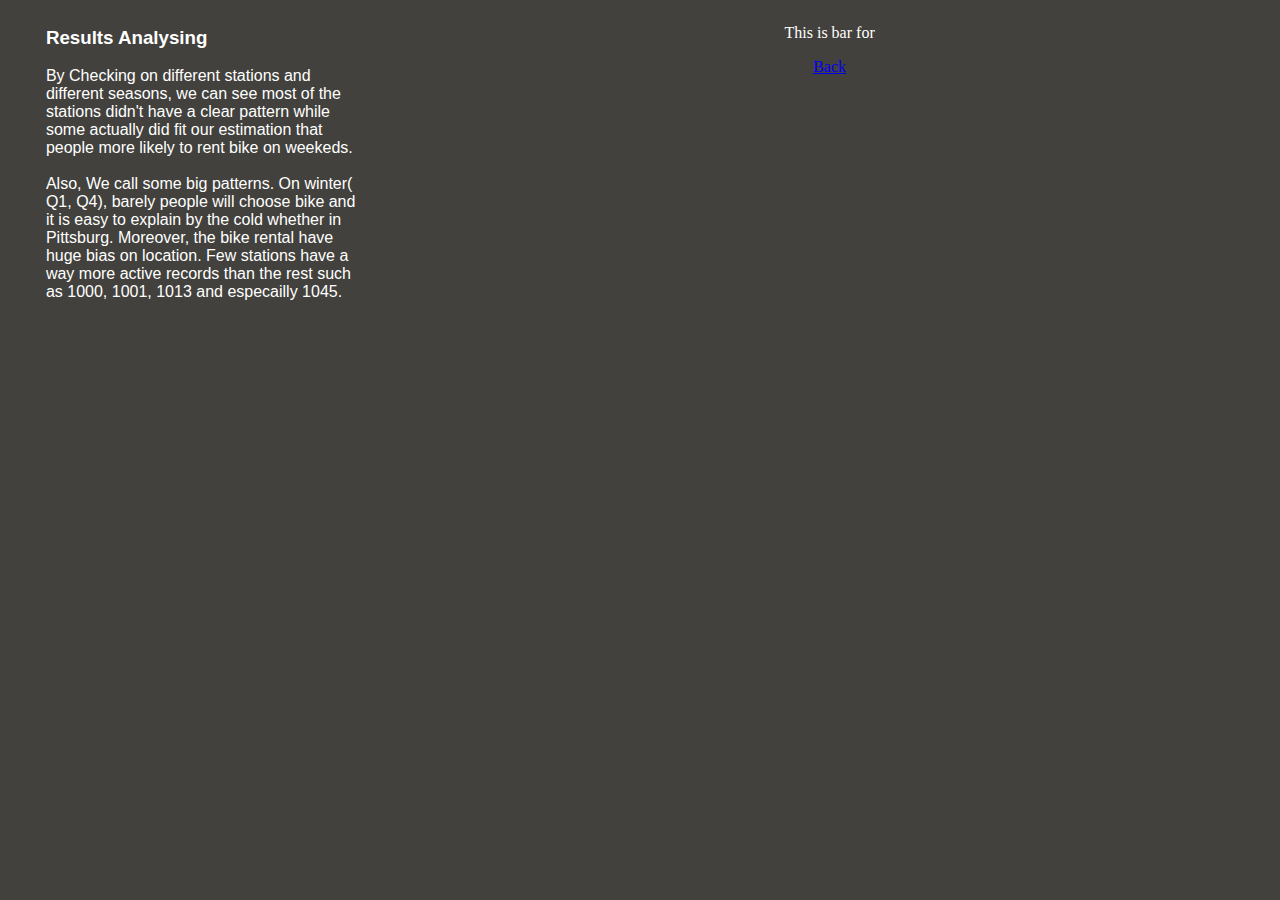
<file: radio_plot/index.html>
<html>
    <head>
        <title>Demo</title>
    </head>
    <body>
        <script src="https://d3js.org/d3.v3.min.js"></script>
        <script src="https://code.jquery.com/jquery-1.10.2.js"></script>
        <link rel="stylesheet" href="http://www.w3schools.com/lib/w3.css">
        <link rel="stylesheet" href="../css/heatmap.css"/>
        <script src="/radio_plot/src/sample.js"></script>
        <script src="/radio_plot/src/tools.js"></script>
        <script src="/radio_plot/src/container.js"></script>
        <h1 id="head1"></h1>
    
        <div class="left_col">
            <h3>Results Analysing</h3>
            <span class="exp">By Checking on different stations and different seasons, we can see 
                most of the stations didn't have a clear pattern while some actually did fit our 
                estimation that people more likely to rent bike on weekeds.</span>
            <br>
            <br>
            <span class="exp">Also, We call some big patterns. On winter( Q1, Q4), barely people will choose bike and it is 
                easy to explain by the cold whether in Pittsburg. Moreover, the bike rental have huge bias on location. Few 
                stations have a way more active records than the rest such as 1000, 1001, 1013 and especailly 1045.
            </span>
        </div>
        <div class="right_col">
            <div id="bar" class="centerLayout"></div>
            <div id="head2" style="height:560" class="centerLayout">
                <div id="char"></div>
                <div>
                <p>This is bar for <span id="info"></span></p>
                <a href="/main.html" class="w3-btn w3-blue w3-round-large">Back</a>
                </div>
            </div>
        </div>
    </body>
</html>
</file>
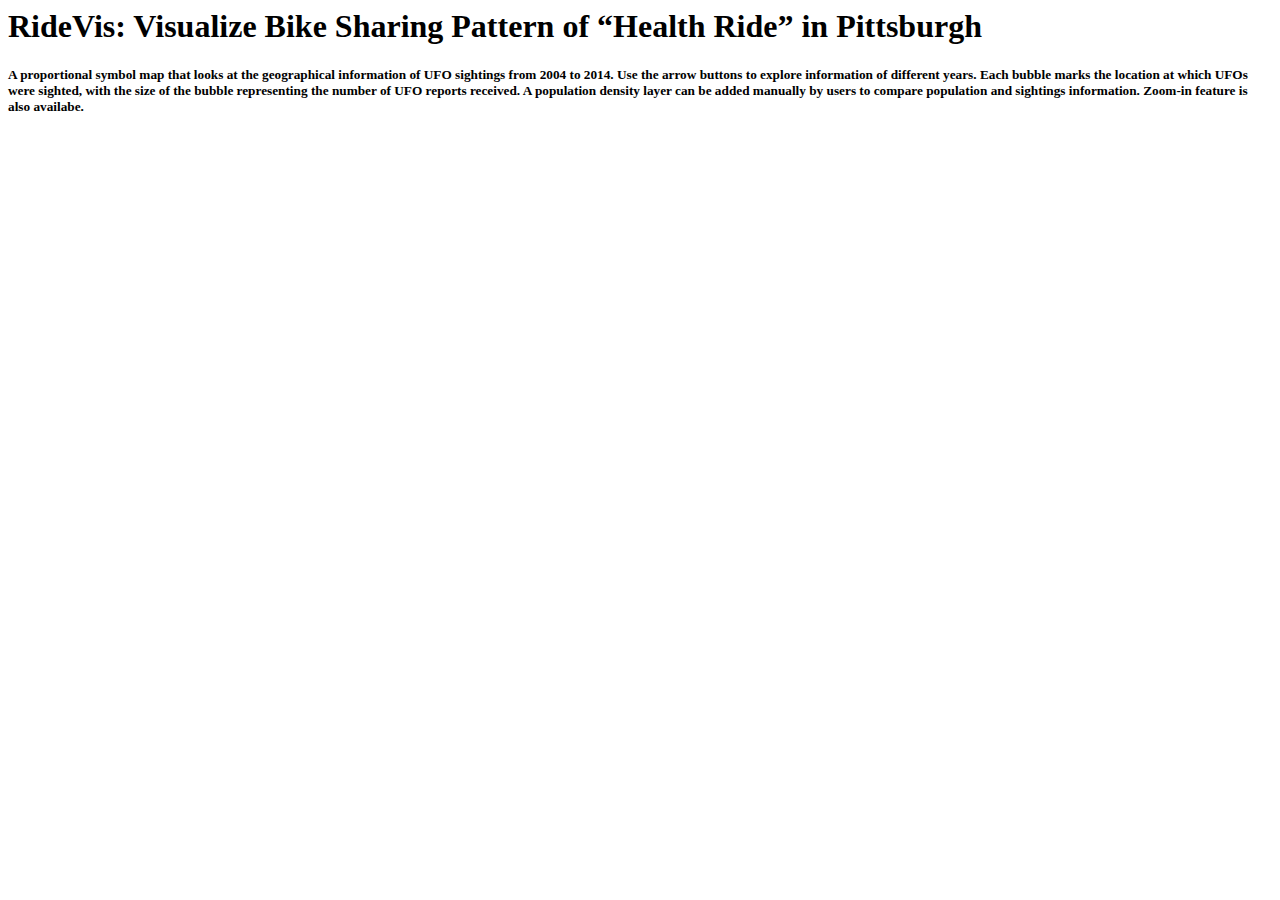
<file: bike_map.html>
<!DOCTYPE HTML PUBLIC "-//W3C//DTD HTML 4.0 Transitional//EN" "http://www.w3.org/TR/html4/loose.dtd">
<meta charset="utf-8">
<html xmlns="http://www.w3.org/1999/xhtml">
  <head>
    <meta http-equiv="Content-Type" content="text/html;charset=utf-8"/>
	<title>Pittsburgh Map</title>
	<script src="http://d3js.org/d3.v3.min.js"></script>
	<script src="http://d3js.org/topojson.v1.min.js"></script>

	<style>
	/* Refers to the class of each of my objects, check out http://www.w3schools.com/css/css_id_class.asp for more info */
	.subunit-boundary {
		fill: none;
		stroke: #999999;
		stroke-width: 1px;
		/*stroke-dasharray: 2,2;*/
		stroke-linejoin: round;
	}
	.subunit { fill: #e0e0e0; }


	.subunit-label {
		fill: #777;
		fill-opacity: .7;
		font-size: 10px;
		font-weight: 300;
		text-anchor: middle;
	}


  .d3-tip {
    line-height: 1;
    font-weight: bold;
    padding: 12px;
    background: rgba(0, 0, 0, 0.8);
    color: #fff;
    border-radius: 2px;
  }


  /* reference: http://bl.ocks.org/Caged/6476579   add-tip */
  /* Creates a small triangle extender for the tooltip */
  .d3-tip:after {
    box-sizing: border-box;
    display: inline;
    font-size: 10px;
    width: 100%;
    line-height: 1;
    color: rgba(0, 0, 0, 0.8);
    content: "\25BC";
    position: absolute;
    text-align: center;
  }

  /* Style northward tooltips differently */
  .d3-tip.n:after {
    margin: -1px 0 0 0;
    top: 100%;
    left: 0;
  }

.subunit-markers
{
  fill: #d6604d;
}
/*.subunit-markers:hover {
  fill: #ef8a62 ;
}*/

</style>
</head>

<body>
<script src="http://labratrevenge.com/d3-tip/javascripts/d3.tip.v0.6.3.js"></script>
 <div class="container-fluid">
    <div class="row-fluid">
      <h1>RideVis: Visualize Bike Sharing Pattern of “Health Ride” in Pittsburgh </h1>
      <h5>   A proportional symbol map that looks at the geographical information of UFO sightings from 2004 to 2014. Use the arrow buttons to explore information of different years. Each bubble marks the location at which UFOs were sighted, with the size of the bubble representing the number of UFO reports received. A population density layer can be added manually by users to compare population and sightings information. Zoom-in feature is also availabe.

      </h5>
     </div> 
 </div>
<script>
	var width = 900, height = 700;

	// add the Zoom behavior
	var zoom = d3.behavior.zoom();
	var svg = d3.select("body").append("svg")
		          .attr("width", width)
		          .attr("height", height)
	// you need to add a layer to actually do the zooming
		          .call(zoom.on("zoom", zooming))
			        .append("svg:g")
		        	.attr("id", "ZoomLayer");

	// The actual zoom function that will do the zooming
	// putting a transition and duration makes this zooming a bit smoother
	function zooming() {
	 svg.transition()
			.duration(1)
			.attr("transform", "translate(" + d3.event.translate + ")" + "scale(" + d3.event.scale + ")");
	}

	// Considering the world is spheroid and maps are flat.
	// We need a way to transcribe or project the earth onto a 2D plot
	// Check out https://github.com/mbostock/d3/wiki/Geo-Projections for more details
	// Check http://egsc.usgs.gov/isb//pubs/MapProjections/projections.html for general info about projections
	var projection = d3.geo.albers()
		// https://github.com/mbostock/d3/wiki/Geo-Projections#wiki-translate
		.translate([width / 2, height / 2])
		// https://github.com/mbostock/d3/wiki/Geo-Projections#wiki-scale
		.scale(400000)
		// Refers to the longitude of the Pittsburgh
		.center([0, 40.4417])
		// Refers to the latitude of the Pittsburgh
		.rotate([80.0000, 0]);

	// Once you finish with the projection, append it to your geo.path
	var path = d3.geo.path().projection(projection);
	// Reads a JSON file "pittsburgh.geojson"
	d3.json("pittsburgh.geojson", function(error, pitt) {
		// Basically defines each neighborhood that makes up the Pittsburgh
		// See .subunit.neighborhood in the CSS
		  svg.selectAll(".subunit")
			   .data(pitt.features)
			   .enter().append("path")
				// d.properties.name would work fine, but wanted to make sure there were no addition "."
				// and there are no spaces to mess up the css
				 .attr("class", function(d)
         {
           return "subunit " + d.properties.name.replace(". ","_").split(' ').join('_') ;
         })
				 .attr("d", path);

		// Now to add boundaries around each neighborhood
		  svg.append("path")
			   .datum(pitt)
			   .attr("d", path)
			   .attr("class", "subunit-boundary");

      //  http://bl.ocks.org/Caged/6476579
      var tip = d3.tip()
                  .attr('class', 'd3-tip')
                  .offset([-10, 0])
                  .html(function(d)
                  {
                      return "<strong>StationName:</strong> <span style='color:red'>" + d.name + "</span>";
                  })
      svg.call(tip);



      d3.csv("BikeStation.csv")
        .row(function(d)
        {
           return {num: d.StationNum, name: d.StationName, location: [+d.Longitude, +d.Latitude]};
        })
        .get(function(error, rows)
        {
           console.log(rows[1]);
           svg.selectAll(".subunit-markers")
              .data(rows).enter()
              .append("circle")
              .attr("class", "subunit-markers")
              .attr("cx", function (d) { return (projection(d.location)[0]); })
              .attr("cy", function (d) { return (projection(d.location)[1]); })
              .attr("r", "6")
              .attr("fill", "#f03b20")
              .on('mouseover', tip.show)
              .on('mouseout', tip.hide);
       })






		// Provide a marker (circle) for each neighborhood
		// svg.selectAll(".subunit-markers")
		// 	.data(pitt.features)
		// 	.enter().append("circle")
		// 	.attr("class", "subunit-markers")
		// 	.attr("r", "2")
		// 	.attr("cx", function(d) { return path.centroid(d)[0]; })
		// 	.attr("cy", function(d) { return path.centroid(d)[1]; });

		// Label (text) each neighborhood
		// svg.selectAll(".subunit-label")
		// 	.data(pitt.features)
		// 	.enter().append("text")
		// 	.attr("class", "subunit-label")
		// 	.attr("x", function(d) { return path.centroid(d)[0]; })
		// 	.attr("y", function(d) { return path.centroid(d)[1]; })
		// 	//.style("text-rendering","geometricPrecision")
		// 	.text(function(d) { return d.properties.name; });

	});
	</script>
</body>
</html>
</file>
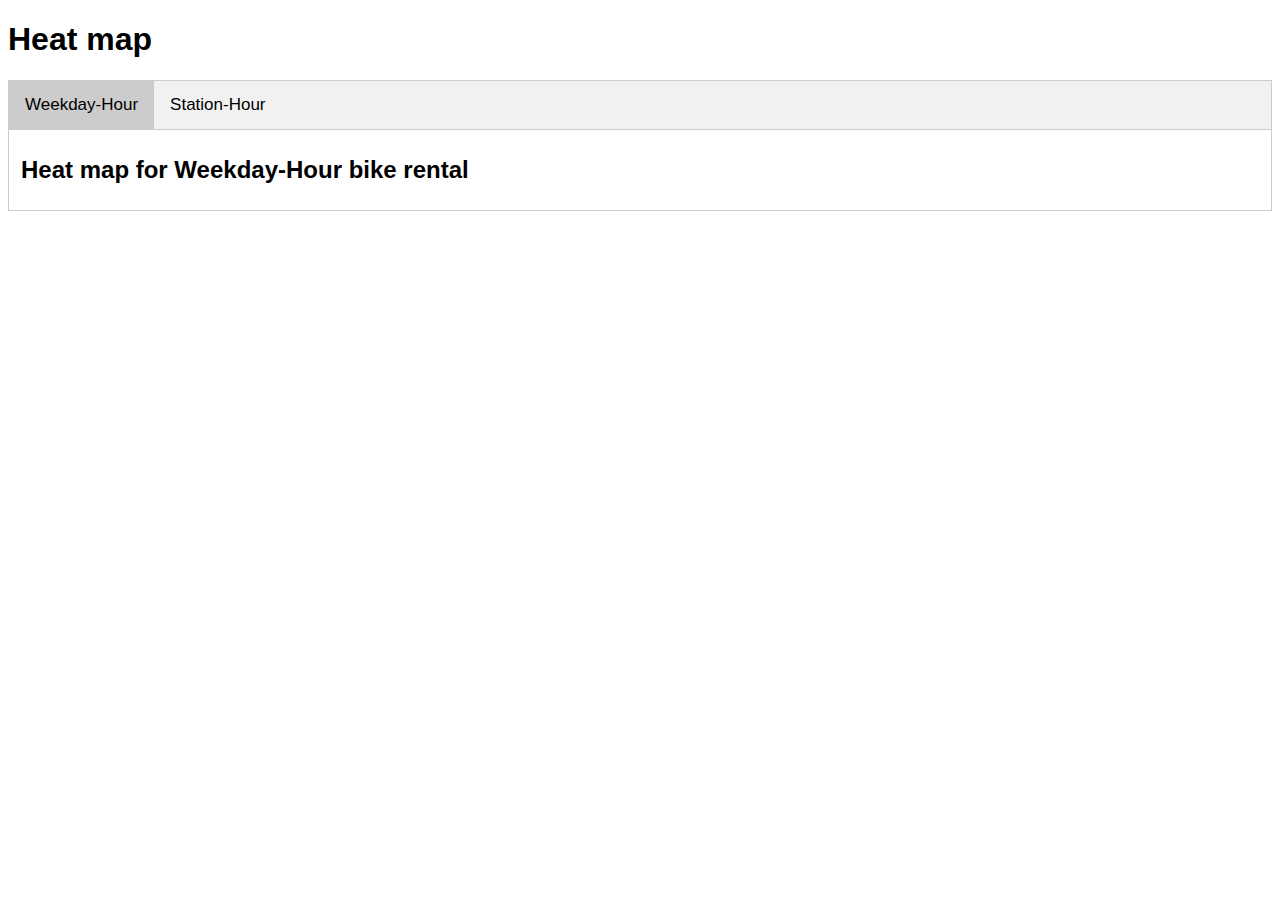
<file: heatmap.html>
<!DOCTYPE html>
<meta charset="utf-8">
<html>
  <head>
       <link rel="stylesheet" href="http://www.w3schools.com/lib/w3.css">
    <style>
 
      .w3-btn {
        width:100px;
        margin: 10px;}

      body {font-family: "Lato", sans-serif;}

      ul.tab {
          list-style-type: none;
          margin: 0;
          padding: 0;
          overflow: hidden;
          border: 1px solid #ccc;
          background-color: #f1f1f1;
      }

      /* Float the list items side by side */
      ul.tab li {float: left;}

      /* Style the links inside the list items */
      ul.tab li a {
          display: inline-block;
          color: black;
          text-align: center;
          padding: 14px 16px;
          text-decoration: none;
          transition: 0.3s;
          font-size: 17px;
      }

      /* Change background color of links on hover */
      ul.tab li a:hover {
          background-color: #ddd;
      }

      /* Create an active/current tablink class */
      ul.tab li a:focus, .active {
          background-color: #ccc;
      }

      /* Style the tab content */
      .tabcontent {
          display: none;
          padding: 6px 12px;
          border: 1px solid #ccc;
          border-top: none;
      }

    
      rect.bordered {
        stroke: #E6E6E6;
        stroke-width:2px;   
      }

      text.tiptools{
        font-size: 9pt;
        font-family: Consolas, courier;
        fill: #000;        
      }
      text.mono {
        font-size: 9pt;
        font-family: Consolas, courier;
        fill: #aaa;
      }

      text.axis-workweek {
        fill: #000;
      }

      text.axis-worktime {
        fill: #000;
      }

      text.axit-station {
        fill:#000
      }
    </style>
    <script src="http://d3js.org/d3.v3.js"></script>
  </head>
  <body>
    <h1>Heat map</h1>
    <ul class="tab">
        <li><a href="javascript:void(0)" class="tablinks" onclick="openTab(event, 'Weekday-Hour')" id="defaultOpen">Weekday-Hour</a></li>
        <li><a href="javascript:void(0)" class="tablinks" onclick="openTab(event, 'Station-Hour')">Station-Hour</a></li>
    </ul>

    <div id="Weekday-Hour" class="tabcontent">
        <h2> Heat map for Weekday-Hour bike rental </h2>
        <div id="dataset-picker"></div>
        <div id="chart"></div>
    </div>

    <div id="Station-Hour" class="tabcontent">
        <h2> Heat map for Station-Hour bike rental </h2>
        <div id="dataset-picker2"></div>
        <div id="chart2"></div>
    </div>

    <script type="text/javascript">
      function openTab(evt, tabName) {
          var i, tabcontent, tablinks;
          tabcontent = document.getElementsByClassName("tabcontent");
          for (i = 0; i < tabcontent.length; i++) {
              tabcontent[i].style.display = "none";
          }
          tablinks = document.getElementsByClassName("tablinks");
          for (i = 0; i < tablinks.length; i++) {
              tablinks[i].className = tablinks[i].className.replace(" active", "");
          }
          document.getElementById(tabName).style.display = "block";
          evt.currentTarget.className += " active";
      }
      // Get the element with id="defaultOpen" and click on it
      document.getElementById("defaultOpen").click();

      var margin = { top: 50, right: 0, bottom: 100, left: 30 },
          width = 960 - margin.left - margin.right,
          height = 430 - margin.top - margin.bottom,
          height2 = 1150 - margin.top - margin.bottom
          gridSize = Math.floor(width / 24),
          legendElementWidth = gridSize*2,
          buckets = 9,
          colors = ["#fcfbfd","#efedf5","#dadaeb","#bcbddc","#9e9ac8","#807dba","#6a51a3","#54278f","#3f007d"], // alternatively colorbrewer.YlGnBu[9]
          colors2 = ["#f7fcf5","#e5f5e0","#c7e9c0","#a1d99b","#74c476","#41ab5d","#238b45","#006d2c","#00441b"], // alternatively colorbrewer.YlGnBu[9]
          days = ["Mon", "Tue", "Wed", "Thu", "Fri", "Sat", "Sun"],
          times = ["1a", "2a", "3a", "4a", "5a", "6a", "7a", "8a", "9a", "10a", "11a", "12a", "1p", "2p", "3p", "4p", "5p", "6p", "7p", "8p", "9p", "10p", "11p", "12p"],
          datasetlabel = ["All","2015Q3", "2015Q4", "2016Q1", "2016Q2", "2016Q3"];
          datasets = ["weekday_hour_all.csv","weekday_hour_2015Q3.csv","weekday_hour_2015Q4.csv","weekday_hour_2016Q1.csv","weekday_hour_2016Q2.csv","weekday_hour_2016Q3.csv"];
          datasets2 = ["station_hour_all.csv","station_hour_2015Q3.csv","station_hour_2015Q4.csv","station_hour_2016Q1.csv","station_hour_2016Q2.csv","station_hour_2016Q3.csv"]
 
      var svg = d3.select("#chart").append("svg")
          .attr("width", width + margin.left + margin.right)
          .attr("height", height + margin.top + margin.bottom)
          .append("g")
          .attr("transform", "translate(" + margin.left + "," + margin.top + ")");

      var dayLabels = svg.selectAll(".dayLabel")
          .data(days)
          .enter().append("text")
            .text(function (d) { return d; })
            .attr("x", 0)
            .attr("y", function (d, i) { return i * gridSize; })
            .style("text-anchor", "end")
            .attr("transform", "translate(-6," + gridSize / 1.5 + ")")
            .attr("class", function (d, i) { return ((i >= 0 && i <= 4) ? "dayLabel mono axis axis-workweek" : "dayLabel mono axis"); });

      var timeLabels = svg.selectAll(".timeLabel")
          .data(times)
          .enter().append("text")
            .text(function(d) { return d; })
            .attr("x", function(d, i) { return i * gridSize; })
            .attr("y", 0)
            .style("text-anchor", "middle")
            .attr("transform", "translate(" + gridSize / 2 + ", -6)")
            .attr("class", function(d, i) { return ((i >= 7 && i <= 16) ? "timeLabel mono axis axis-worktime" : "timeLabel mono axis"); });

      var heatmapChart = function(csvFile) {
        d3.csv(csvFile,
        function(d) {
          return {
            day: +d.day,
            hour: +d.hour,
            value: +d.value
          };
        },
        function(error, data) {
          var colorScale = d3.scale.quantile()
              .domain([0, buckets - 1, d3.max(data, function (d) { return d.value; })])
              .range(colors);

          var cards = svg.selectAll(".hour")
              .data(data, function(d) {return d.day+':'+d.hour;});

          cards.append("title");

          cards.enter().append("rect")
                .on('mouseover', function(d) {
                d3.select(this).transition().duration(500).attr('r', 5);
                d3.select('.tips').style('display', 'block');
                var tx = parseFloat(d3.select(this).attr("x"));
                var ty = parseFloat(d3.select(this).attr("y"));	
                var tipRectx = tx+60+180>width?tx+10-180:tx+60,
                  tipRecty= ty+20+60>height?ty+10-60:ty+20;
                var theValue = d.value;
                var tips = svg.append("g")
                .attr("id","tips");
                var tipRect = tips.append("rect")
                .attr("x",tipRectx)
                .attr("y",tipRecty)
                .attr("width",150)
                .attr("height",30)
                .attr("fill","#FFF")
                .attr("stroke","#CCC")
                var tipText = tips.append("text")
                .attr("class","tiptools")
                .text("Bike Rental: "+theValue)
                .attr("x",tipRectx+20)
                .attr("y",tipRecty+20);
              })
                .on('mouseout', function() {
                d3.select(this).transition().duration(500).attr('r', 3.5);
                d3.select('.tips').style('display', 'none');
                d3.select("#tips").remove();
              })

              .attr("x", function(d) { return (d.hour - 1) * gridSize; })
              .attr("y", function(d) { return (d.day - 1) * gridSize; })
              .attr("rx", 4)
              .attr("ry", 4)
              .attr("class", "hour bordered")
              .attr("width", gridSize)
              .attr("height", gridSize)
              .style("fill", colors[0]);

          cards.transition().duration(1000)
              .style("fill", function(d) { return colorScale(d.value); });

          cards.select("title").text(function(d) { return d.value; });
          
          cards.exit().remove();

          var legend = svg.selectAll(".legend")
              .data([0].concat(colorScale.quantiles()), function(d) { return d; });

          legend.enter().append("g")
              .attr("class", "legend");

          legend.append("rect")
            .attr("x", function(d, i) { return legendElementWidth * i; })
            .attr("y", height)
            .attr("width", legendElementWidth)
            .attr("height", gridSize / 2)
            .style("fill", function(d, i) { return colors[i]; });

          legend.append("text")
            .attr("class", "mono")
            .text(function(d) { return "≥ " + Math.round(d); })
            .attr("x", function(d, i) { return legendElementWidth * i; })
            .attr("y", height + gridSize);

          legend.exit().remove();

        });  
      };

      heatmapChart(datasets[0]);
      
      var datasetpicker = d3.select("#dataset-picker").selectAll(".w3-btn")
        .data(datasets);

      datasetpicker.enter()
        .append("input")
        .attr("value",  function(d, i) { return datasetlabel[i]; })
        .attr("type", "button")
        // .attr("class", "w3-btn w3-white w3-border w3-border-purple w3-round-large w3-hover-purple")
        .attr("class", function(d, i) { return ((i == 0) ? "w3-btn w3-disabled w3-purple w3-round-large" : "w3-btn w3-white w3-border w3-border-purple w3-round-large w3-hover-purple"); })
        .on("click", function(d) {
          heatmapChart(d);
          d3.select("#dataset-picker").selectAll(".w3-btn").attr("class", "w3-btn w3-white w3-border w3-border-purple w3-round-large w3-hover-purple")
          d3.select(this).attr("class", "w3-btn w3-disabled w3-purple w3-round-large")
        });

      
      
      var svg2 = d3.select("#chart2").append("svg")
          .attr("width", width + margin.left + margin.right)
          .attr("height", height2 + margin.top + margin.bottom)
          .append("g")
          .attr("transform", "translate(" + margin.left + "," + margin.top + ")");

d3.csv("station_name.csv", type, function(error, data) {
  if (error) throw error;
      var stationLabels = svg2.selectAll(".stationLabel")
          .data(data)
          .enter().append("text")
            .text(function (d) { return d.id; })
                .on('mouseover', function(d) {
                d3.select(this).transition().duration(500).attr('r', 5);
                d3.select('.tips').style('display', 'block');
                var tx = parseFloat(d3.select(this).attr("x"));
                var ty = parseFloat(d3.select(this).attr("y"));	
                var tipRectx = tx,
                  tipRecty= ty;
                var tips = svg2.append("g")
                .attr("id","tips");
                var tipRect = tips.append("rect")
                .attr("x",tipRectx)
                .attr("y",tipRecty)
                .attr("width",450)
                .attr("height",20)
                .attr("fill","#f7fcf5")
                .attr("stroke","#CCC")
                var tipText = tips.append("text")
                .attr("class","tiptools")
                .text(d.name)
                .attr("x",tipRectx+20)
                .attr("y",tipRecty+15);
              })
                .on('mouseout', function() {
                d3.select(this).transition().duration(500).attr('r', 3.5);
                d3.select('.tips').style('display', 'none');
                d3.select("#tips").remove();
              })

            .attr("x", 4)
            .attr("y", function (d, i) { return i * (gridSize/2); })
            .style("text-anchor", "end")
            .attr("transform", "translate(-6," + gridSize/3 + ")")
            .attr("class", "stationLabel mono axis axit-station");
});

function type(d) {
  id = +d.id;
  name = d.name;
  return d;
}


      var timeLabels2 = svg2.selectAll(".timeLabels2")
          .data(times)
          .enter().append("text")
            .text(function(d) { return d; })
            .attr("x", function(d, i) { return i * gridSize; })
            .attr("y", 0)
            .style("text-anchor", "middle")
            .attr("transform", "translate(" + gridSize / 2 + ", -6)")
            .attr("class", function(d, i) { return ((i >= 7 && i <= 16) ? "timeLabel2 mono axis axis-worktime" : "timeLabel2 mono axis"); });

           
      var heatmapChart2 = function(csvFile) {
        d3.csv(csvFile,
        function(d) {
          return {
            station: +d.station,
            hour: +d.hour,
            value: +d.value
          };
        },
        function(error, data) {
          var colorScale2 = d3.scale.quantile()
              .domain([0, buckets - 1, d3.max(data, function (d) { return d.value; })])
              .range(colors2);

          var cards2 = svg2.selectAll(".hour")
              .data(data, function(d) {return d.station+':'+d.hour;});

          cards2.append("title");

          cards2.enter().append("rect")
                .on('mouseover', function(d) {
                d3.select(this).transition().duration(500).attr('r', 5);
                d3.select('.tips').style('display', 'block');
                var tx = parseFloat(d3.select(this).attr("x"));
                var ty = parseFloat(d3.select(this).attr("y"));	
                var tipRectx = tx+60+180>width?tx+10-180:tx+60,
                  tipRecty= ty+20+60>height?ty+10-60:ty+20;
                var theValue = d.value;
                var tips = svg2.append("g")
                .attr("id","tips");
                var tipRect = tips.append("rect")
                .attr("x",tipRectx)
                .attr("y",tipRecty)
                .attr("width",150)
                .attr("height",30)
                .attr("fill","#FFF")
                .attr("stroke","#CCC")
                var tipText = tips.append("text")
                .attr("class","tiptools")
                .text("Bike Rental: "+theValue)
                .attr("x",tipRectx+20)
                .attr("y",tipRecty+20);
              })
                .on('mouseout', function() {
                d3.select(this).transition().duration(500).attr('r', 3.5);
                d3.select('.tips').style('display', 'none');
                d3.select("#tips").remove();
              })

              .attr("x", function(d) { return (d.hour - 1) * gridSize; })
              .attr("y", function(d) { return (d.station - 1000) * gridSize/2; })
              .attr("rx", 4)
              .attr("ry", 2)
              .attr("class", "hour bordered")
              .attr("width", gridSize)
              .attr("height", gridSize/2)
              .style("fill", colors2[0]);

          cards2.transition().duration(1000)
              .style("fill", function(d) { return colorScale2(d.value); });

          cards2.select("title").text(function(d) { return d.value; });
          
          cards2.exit().remove();

          var legend2 = svg2.selectAll(".legend")
              .data([0].concat(colorScale2.quantiles()), function(d) { return d; });

          legend2.enter().append("g")
              .attr("class", "legend");

          legend2.append("rect")
            .attr("x", function(d, i) { return legendElementWidth * i; })
            .attr("y", height2)
            .attr("width", legendElementWidth)
            .attr("height", gridSize / 2)
            .style("fill", function(d, i) { return colors2[i]; });

          legend2.append("text")
            .attr("class", "mono")
            .text(function(d) { return "≥ " + Math.round(d); })
            .attr("x", function(d, i) { return legendElementWidth * i; })
            .attr("y", height2 + gridSize);

          legend2.exit().remove();

        });  
      };

      heatmapChart2(datasets2[0]);
      
      var datasetpicker2 = d3.select("#dataset-picker2").selectAll(".w3-btn")
        .data(datasets2);

      datasetpicker2.enter()
        .append("input")
        .attr("value",  function(d, i) { return datasetlabel[i]; })
        .attr("type", "button")
        // .attr("class", "w3-btn w3-white w3-border w3-border-green w3-round-large w3-hover-green")
        .attr("class", function(d, i) { return ((i == 0) ? "w3-btn w3-disabled w3-green w3-round-large" : "w3-btn w3-white w3-border w3-border-green w3-round-large w3-hover-green"); })
        .on("click", function(d) {
          heatmapChart2(d);
          d3.select("#dataset-picker2").selectAll(".w3-btn").attr("class", "w3-btn w3-white w3-border w3-border-green w3-round-large w3-hover-green")
          d3.select(this).attr("class", "w3-btn w3-disabled w3-green w3-round-large")
        });

    </script>
  </body>
</html>
</file>
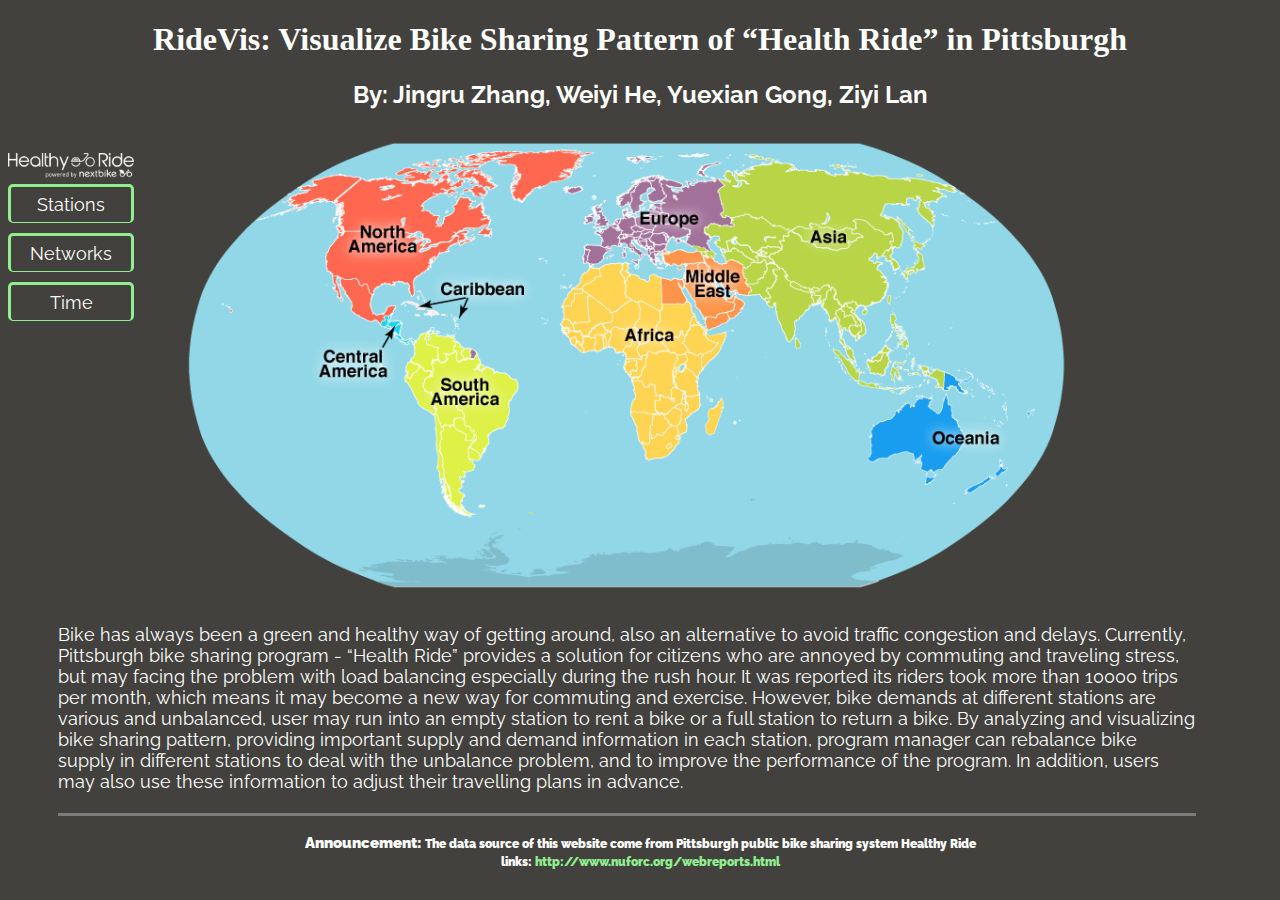
<file: main.html>
<!DOCTYPE html PUBLIC "-//W3C//DTD XHTML 1.0 Strict//EN" "http://www.w3.org/TR/xhtml1/DTD/xhtml1-strict.dtd">
<html xmlns="http://www.w3.org/1999/xhtml" lang="en" xml:lang="en">
	<head>
		<meta http-equiv="Content-Type" content="text/html;charset=utf-8"/>
		<title> RideVis </title>
		<link rel="stylesheet" href="css/index.css"/>
		<link rel="stylesheet" href="css/animation.css"/>
		<link href="http://fonts.googleapis.com/css?family=Raleway" rel="stylesheet" type="text/css"/>
	</head>

    <body>
    	
		<div id="head1">
			<h1> RideVis: Visualize Bike Sharing Pattern of “Health Ride” in Pittsburgh </h1>
		</div>
		<div id="head2">
			<h2> By: Jingru Zhang, Weiyi He, Yuexian Gong, Ziyi Lan</h2>
		</div>

		<div id="block1">
			<ul>
				<img alt="logo" src="images/hrpgh-logo-white-3.png" width="100%"/> </br>
				<li><a href="radio_plot/index.html">Stations</a></li>
				<li><a href="station_network.html">Networks</a></li>
				<li><a href="heatmap/heatmap.html">Time</a></li>
			</ul>
		</div>

		<div id="block2">
			<img alt="map" src="images/map-world.png" width="100%"/>
		</div>

		<div id="block3">
			<p id="para"> Bike has always been a green and healthy way of getting around, also an alternative to avoid traffic congestion and delays. Currently, Pittsburgh bike sharing program - “Health Ride” provides a solution for citizens who are annoyed by commuting and traveling stress, but may facing the problem with load balancing especially during the rush hour. It was reported its riders took more than 10000 trips per month, which means it may become a new way for commuting and exercise. However, bike demands at different stations are various and unbalanced, user may run into an empty station to rent a bike or a full station to return a bike. By analyzing and visualizing bike sharing pattern, providing important supply and demand information in each station, program manager can rebalance bike supply in different stations to deal with the unbalance problem, and to improve the performance of the program. In addition, users may also use these information to adjust their travelling plans in advance. 
			</br>
			</br>
			</p>
		</div>
		<div style="clear:both; text-align:center;">
			
			<p id="ann"> Announcement:<span id="content"> The data source of this website come from Pittsburgh public bike sharing system Healthy Ride<br />links: <a style="color:lightgreen;" href="https://healthyridepgh.com">http://www.nuforc.org/webreports.html</a></span></p>		</div>

	</body>
</html>
</file>
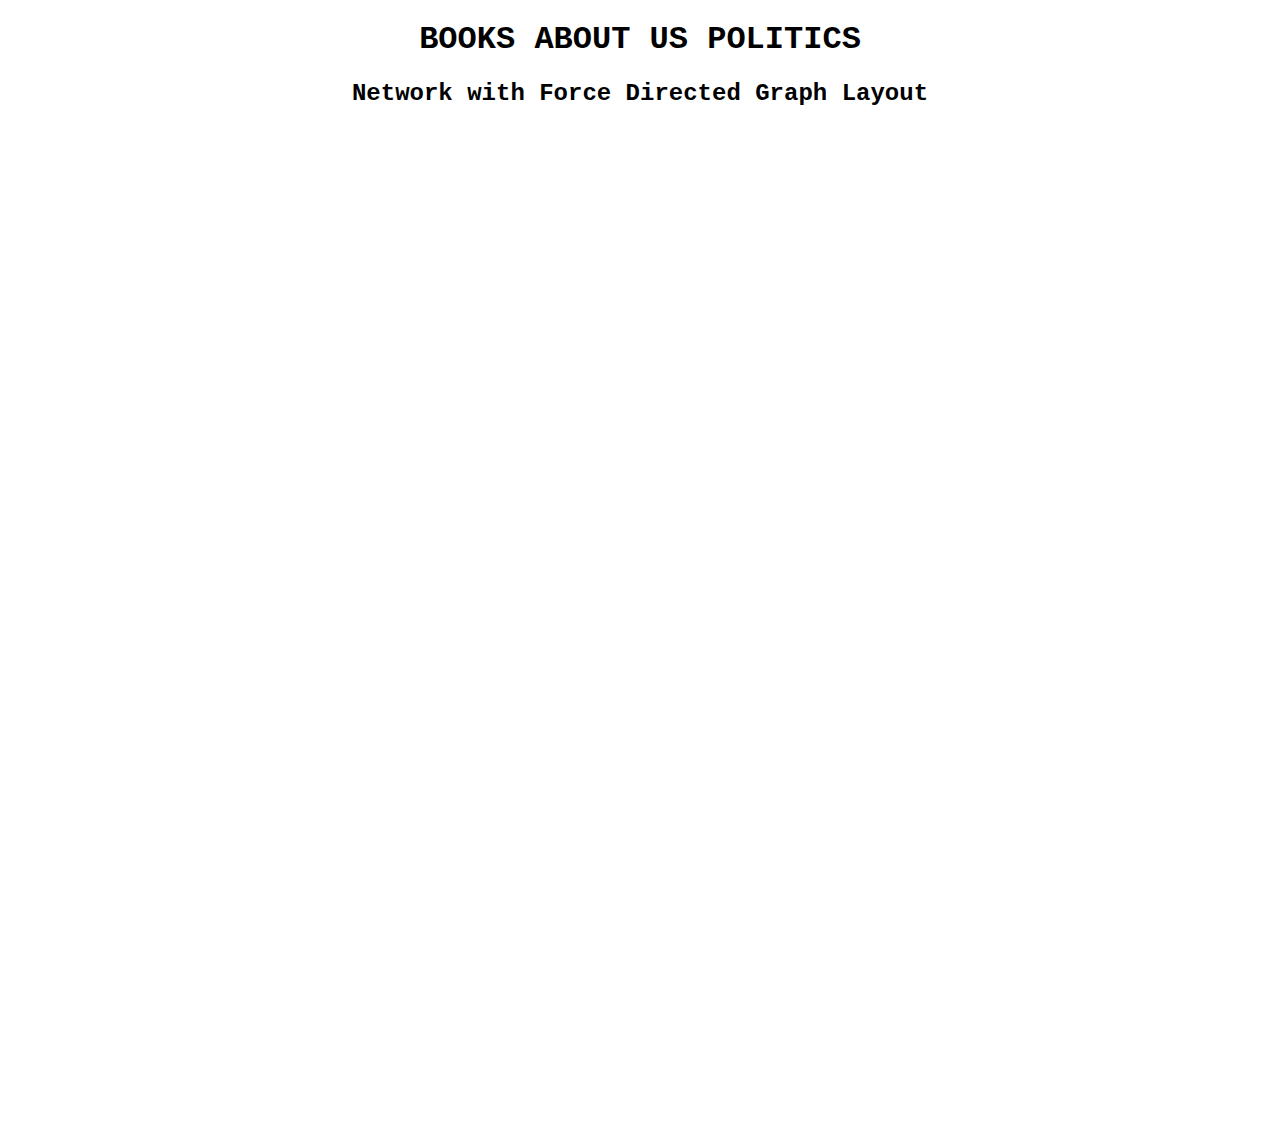
<file: station_network.html>
<!DOCTYPE html>

<html>
<head>
<meta charset="utf-8">
<title> map </title>
<style>
.node
{
  stroke: #fff;
  stroke-width: 0.5px;
}

.link
{
  stroke: black;
  /*stroke-opacity: .6;*/
}

#metric
{
  /*position: absolute;
  margin-left: 100px;
  margin-bottom: -10px;
  margin-top: 20px;*/
/*  font-family: 'Comic Sans MS';  */

   position: absolute; /* Enable absolute positioning for children and pseudo elements */
   width: 160px;
   padding: 20px;

   margin-top: 40px;
   margin-left: 1000px;
   height: 28px;

   /* Styles */
   background: grey;
   opacity: 0.77;
   color: #fff;
   outline: none;
   cursor: pointer;
   font-size: 16px;

   /* Font settings */
/*   font-weight: bold;  */
}

h1
{
  text-align: center;
  font-family: Inconsolata, Monaco, Consolas, 'Courier New', Courier;
  font-size: 32px;
}


h2
{
  text-align: center;
  font-family: Inconsolata, Monaco, Consolas, 'Courier New', Courier;
  font-size: 24px;
}



.legend
{
  font-size: 12px;
}

#network
{
  float: left;
  width: 1000px;
  height: 900px;
}

#legend
{
 margin-left: 900px;
  width: 400px;
  height: 1000px;
}


option{
  font-family: 'Inconsolata, Monaco, Consolas, 'Courier New', Courier';
}


</style>
<script src="http://d3js.org/d3.v3.min.js" charset="utf-8"></script>
</head>
<body>
 <h1> BOOKS ABOUT US POLITICS</h1>
  <h2>Network with Force Directed Graph Layout</h2>


<div id = "network"></div>
<div id = "legend"></div>

<script>

var width = 1000;
var height = 900;

var color = d3.scale.category10();

// var color =
var force = d3.layout.force("tick")
                     .charge(-300)  // +: attractive; -: exclusive
                     .linkDistance(300)
                     .size([width, height])
                     .on('end', function() {
                       console.log('ended!');
                       graph.nodes.forEach(function(d)
                      {
                          console.log(d);
                      }
                    )});

//
// var force = d3.layout.force("tick")
//                      .charge(-30)  // +: attractive; -: exclusive
//                      .linkDistance(500)
//                      .size([width, height]);

var svg = d3.select("#network").append("svg")
                           .attr("width", width)
                           .attr("height", height);


d3.csv("BikeStation.csv", function (error, nodes)
{
  d3.csv("2016_08_undirected.csv", function (error, link)
{
  graph = { "nodes": [], "links": [] };

  nodes.forEach(function (d)
  {
    graph.nodes.push( { "id": d.StationNum, "label": d.StationName });
  });

  // add transit and hub
  graph.nodes.push({"id": "1050", "label": "Healthy Ride Hub"});
  graph.nodes.push({"id": "1051", "label": "Transit"});

  link.forEach(function(d)
 {
    graph.links.push( { "source": d["From.station.id"], "target": d["To.station.id"], "weight": d["count"]});
 })



  var nodesmap = d3.nest()
                   .key( function(d) {return d.id; })
                   .rollup( function (d) {  return { "id": d[0].id, "label": d[0].label }})
                   .map(graph.nodes);


  // alert(JSON.stringify(nodesmap));
  // nodesmap: < {"0":{"id":"0","label":"1000 Years for Revenge","class":"n","degree":"6"},
  //              "1":{"id":"1","label":"Bush vs. the Beltway","class":"c","degree":"4"},   >

  graph.nodes = d3.keys(d3.nest()
                          .key(function(d) { return d.id; })
                          .map(graph.nodes));

  // alert(JSON.stringify(graph.nodes));
  // graph nodes: < "0","1","2","3","4","5","6","7","8","9","10","11","12"... >

  graph.links.forEach(function (d, i) {
    graph.links[i].source = graph.nodes.indexOf(graph.links[i].source);
    graph.links[i].target = graph.nodes.indexOf(graph.links[i].target);
//    graph.links[i].weight = graph.nodes.indexOf(graph.links[i].weight);
//    graph.links[i].weight = graph.links[i].weight;

  });


  graph.nodes.forEach( function (d, i)
                    {
                      graph.nodes[i] = { "id": nodesmap[d].id,
                                         "label": nodesmap[d].label
                    };
                    })

 graph.links.forEach(function(link, index, list) {

      if (typeof graph.nodes[link.source] === 'undefined')
       {
          //  console.log(graph.nodes);
          console.log('undefined source', link);
       }
       if (typeof graph.nodes[link.target] === 'undefined') {
          console.log('undefined target', link);
       }
});



  // alert(JSON.stringify(graph.nodes));
  // graph.nodes: < [{"id":"0","label":"1000 Years for Revenge","class":"n","degree":"6"},
  //                 {"id":"1","label":"Bush vs. the Beltway","class":"c","degree":"4"}]

  // alert(JSON.stringify(graph.links));
  // graph.links: < [{"source":1,"target":0},
  //                 {"source":2,"target":0},
  //                 {"source":3,"target":0}] >


  force.nodes(graph.nodes)
       .links(graph.links)
       .start();

  var link = svg.selectAll(".link")
                .data(graph.links)
                .enter()
                .append("line")
                .attr("class", "link")
                .attr("stroke-opacity",
                      function(d) {
                        if(d.weight < 50)
                        {
                                 return 0;
                        }
                        else {
                          {
                             return (d.weight )/100
                          }
                        }

                      });






  var node_drag = d3.behavior.drag()
                             .on("dragstart", dragstart)
                             .on("drag", dragmove)
                             .on("dragend", dragend);
  function dragstart(d, i)
  {
        force.stop() // stops the force auto positioning before you start dragging
  }

  function dragmove(d, i) {
                      d.px += d3.event.dx;
                      d.py += d3.event.dy;
                      d.x += d3.event.dx;
                      d.y += d3.event.dy;
                      tick(); // this is the key to make it work together with updating both px,py,x,y on d !
  }

  function dragend(d, i) {
                      d.fixed = true; // of course set the node to fixed so the force doesn't include the node in its auto positioning stuff
                      tick();
                      // remove layout
                      // force.resume();
  }

  var node = svg.selectAll(".node")
                .data(graph.nodes)
                .enter()
                .append("circle")
                .attr("class", "node")
                .attr("r", "12")
                .style("fill", "#fd8d3c")
                .call(node_drag);


  var text = svg.selectAll("text")
                .data(force.nodes())
                .enter()
                .append("text")
                .attr("x", function(d) {return d.x; })
                .attr("y", function(d) { return d.y; })
                .attr("font-size", function(d,i) { return ".60em" ;})
                .text(function(d) {return d.label});


  force.on("tick", tick);

  function tick() {
  link.attr("x1", function(d) { return d.source.x; })
      .attr("y1", function(d) { return d.source.y; })
      .attr("x2", function(d) { return d.target.x; })
      .attr("y2", function(d) { return d.target.y; });

  node.attr("transform", function(d) {  return "translate(" + d.x + "," + d.y + ")"; });


  // node.forEach( function (d)
  // {
  //   console.log(d);
  // })


  text.attr("x", function(d) {return d.x; })
       .attr("y", function(d) {return d.y; });

  text.style("font", "10px Inconsolata, Monaco, Consolas, 'Courier New', Courier")
      .style("fill", "black");
};

})
})



</script>
</body>
<!-- add title and related navigation later -->

</html>
</file>
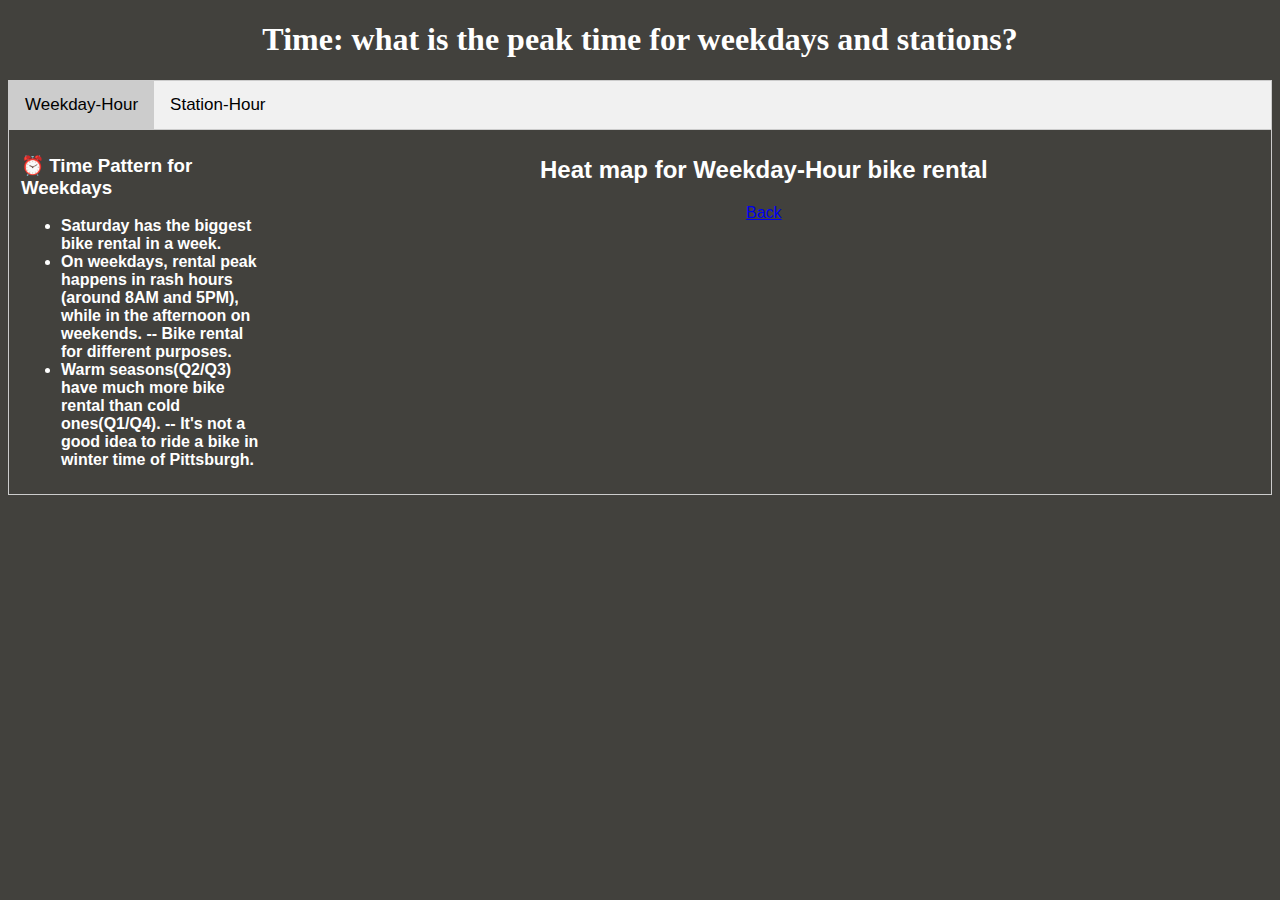
<file: heatmap/heatmap.html>
<!DOCTYPE html>
<meta charset="utf-8">
<html>
  <head>
       <link rel="stylesheet" href="http://www.w3schools.com/lib/w3.css">
       <link rel="stylesheet" href="../css/heatmap.css"/>
      <title> RideVis: Time </title>
    <script src="http://d3js.org/d3.v3.js"></script>
  </head>
  <body>
    <div id="head1">
    <h1>Time: what is the peak time for weekdays and stations?</h1>
    </div>
    <ul class="tab">
        <li><a href="javascript:void(0)" class="tablinks" onclick="openTab(event, 'Weekday-Hour')" id="defaultOpen">Weekday-Hour</a></li>
        <li><a href="javascript:void(0)" class="tablinks" onclick="openTab(event, 'Station-Hour')">Station-Hour</a></li>
    </ul>

    <div id="Weekday-Hour" class="tabcontent">
      <div class="left_col_heatmap">
        <p></p>
        <p></p>
        <h3 class="exp"> ⏰ Time Pattern for Weekdays<h3>
        <ul>
          <li class="exp" style="font-size:12pt">Saturday has the biggest bike rental in a week.</li>
          <li class="exp" style="font-size:12pt">On weekdays, rental peak happens in rash hours (around 8AM and 5PM), while in the afternoon on weekends. -- Bike rental for different purposes.</li>
          <li class="exp" style="font-size:12pt">Warm seasons(Q2/Q3) have much more bike rental than cold ones(Q1/Q4). -- It's not a good idea to ride a bike in winter time of Pittsburgh.</li>
        </ul>
      </div>
      <div id = "head2_heatmap">
        <h2> Heat map for Weekday-Hour bike rental </h2>
        <div id="dataset-picker"></div>
        <div id="chart"></div>
        <div><a href="../main.html" class="w3-btn w3-blue w3-round-large">Back</a></div>
      </div>
    </div>

    <div id="Station-Hour" class="tabcontent">
        <div class="left_col_heatmap">
        <p></p>
        <p></p>
        <h3 class="exp"> ⏰ Time Pattern for Stations<h3>
        <ul>
          <li class="exp" style="font-size:12pt">There are several popular stations, such as 1000, 1001, 1010, 1017, 1045. They are near schools, marketplaces or parks.</li>
          <li class="exp" style="font-size:12pt">However, most stations have small bike rental for most time. The program may need some improvement.</li>
          <li class="exp" style="font-size:12pt">Warm seasons(Q2/Q3) have much more bike rental than cold ones(Q1/Q4). -- It's not a good idea to ride a bike in winter time of Pittsburgh.</li>
        </ul>
      </div>
      <div id = "head2_heatmap">
        <h2> Heat map for Station-Hour bike rental </h2>
        <div id="dataset-picker2"></div>
        <div id="chart2"></div>
        <div><a href="../main.html" class="w3-btn w3-green w3-round-large">Back</a></div>
      </div>
    </div>

    <script type="text/javascript">
      function openTab(evt, tabName) {
          var i, tabcontent, tablinks;
          tabcontent = document.getElementsByClassName("tabcontent");
          for (i = 0; i < tabcontent.length; i++) {
              tabcontent[i].style.display = "none";
          }
          tablinks = document.getElementsByClassName("tablinks");
          for (i = 0; i < tablinks.length; i++) {
              tablinks[i].className = tablinks[i].className.replace(" active", "");
          }
          document.getElementById(tabName).style.display = "block";
          evt.currentTarget.className += " active";
      }
      // Get the element with id="defaultOpen" and click on it
      document.getElementById("defaultOpen").click();

      var margin = { top: 50, right: 0, bottom: 100, left: 30 },
          width = 960 - margin.left - margin.right,
          height = 430 - margin.top - margin.bottom,
          height2 = 1150 - margin.top - margin.bottom
          gridSize = Math.floor(width / 24),
          legendElementWidth = gridSize*2,
          buckets = 9,
          colors = ["#f7fbff","#deebf7","#c6dbef","#9ecae1","#6baed6","#4292c6","#2171b5","#08519c","#08306b"], // alternatively colorbrewer.YlGnBu[9]
          colors2 = ["#f7fcf5","#e5f5e0","#c7e9c0","#a1d99b","#74c476","#41ab5d","#238b45","#006d2c","#00441b"], // alternatively colorbrewer.YlGnBu[9]
          days = ["Mon", "Tue", "Wed", "Thu", "Fri", "Sat", "Sun"],
          times = ["1AM", "2AM", "3AM", "4AM", "5AM", "6AM", "7AM", "8AM", "9AM", "10AM", "11AM", "12AM", "1PM", "2PM", "3PM", "4PM", "5PM", "6PM", "7PM", "8PM", "9PM", "10PM", "11PM", "12PM"],
          datasetlabel = ["All","2015Q3", "2015Q4", "2016Q1", "2016Q2", "2016Q3"];
          datasets = ["weekday_hour_all.csv","weekday_hour_2015Q3.csv","weekday_hour_2015Q4.csv","weekday_hour_2016Q1.csv","weekday_hour_2016Q2.csv","weekday_hour_2016Q3.csv"];
          datasets2 = ["station_hour_all.csv","station_hour_2015Q3.csv","station_hour_2015Q4.csv","station_hour_2016Q1.csv","station_hour_2016Q2.csv","station_hour_2016Q3.csv"]
 
      var svg = d3.select("#chart").append("svg")
          .attr("width", width + margin.left + margin.right)
          .attr("height", height + margin.top + margin.bottom)
          .append("g")
          .attr("transform", "translate(" + margin.left + "," + margin.top + ")");

      var dayLabels = svg.selectAll(".dayLabel")
          .data(days)
          .enter().append("text")
            .text(function (d) { return d; })
            .attr("x", 0)
            .attr("y", function (d, i) { return i * gridSize; })
            .style("text-anchor", "end")
            .attr("transform", "translate(-6," + gridSize / 1.5 + ")")
            .attr("class", function (d, i) { return ((i >= 0 && i <= 4) ? "dayLabel mono axis axis-workweek" : "dayLabel mono axis"); });

      var timeLabels = svg.selectAll(".timeLabel")
          .data(times)
          .enter().append("text")
            .text(function(d) { return d; })
            .attr("x", function(d, i) { return i * gridSize; })
            .attr("y", 0)
            .style("text-anchor", "middle")
            .attr("transform", "translate(" + gridSize / 2 + ", -6)")
            .attr("class", function(d, i) { return ((i >= 7 && i <= 16) ? "timeLabel mono axis axis-worktime" : "timeLabel mono axis"); });

      var heatmapChart = function(csvFile) {
        d3.csv(csvFile,
        function(d) {
          return {
            day: +d.day,
            hour: +d.hour,
            value: +d.value
          };
        },
        function(error, data) {
          var colorScale = d3.scale.quantile()
              .domain([0, buckets - 1, d3.max(data, function (d) { return d.value; })])
              .range(colors);

          var cards = svg.selectAll(".hour")
              .data(data, function(d) {return d.day+':'+d.hour;});

          cards.append("title");

          cards.enter().append("rect")
                .on('mouseover', function(d) {
                d3.select(this).transition().duration(500).attr('r', 5);
                d3.select('.tips').style('display', 'block');
                var tx = parseFloat(d3.select(this).attr("x"));
                var ty = parseFloat(d3.select(this).attr("y"));	
                var tipRectx = tx+60+180>width?tx+10-180:tx+60,
                  tipRecty= ty+20+60>height?ty+10-60:ty+20;
                var theValue = d.value;
                var tips = svg.append("g")
                .attr("id","tips");
                var tipRect = tips.append("rect")
                .attr("x",tipRectx)
                .attr("y",tipRecty)
                .attr("width",150)
                .attr("height",30)
                .attr("fill","#FFF")
                .attr("stroke","#CCC")
                var tipText = tips.append("text")
                .attr("class","tiptools")
                .text("Bike Rental: "+theValue)
                .attr("x",tipRectx+20)
                .attr("y",tipRecty+20);
              })
                .on('mouseout', function() {
                d3.select(this).transition().duration(500).attr('r', 3.5);
                d3.select('.tips').style('display', 'none');
                d3.select("#tips").remove();
              })

              .attr("x", function(d) { return (d.hour - 1) * gridSize; })
              .attr("y", function(d) { return (d.day - 1) * gridSize; })
              .attr("rx", 4)
              .attr("ry", 4)
              .attr("class", "hour bordered")
              .attr("width", gridSize)
              .attr("height", gridSize)
              .style("fill", colors[0]);

          cards.transition().duration(1000)
              .style("fill", function(d) { return colorScale(d.value); });

          cards.select("title").text(function(d) { return d.value; });
          
          cards.exit().remove();

          var legend = svg.selectAll(".legend")
              .data([0].concat(colorScale.quantiles()), function(d) { return d; });

          legend.enter().append("g")
              .attr("class", "legend");

          legend.append("rect")
            .attr("x", function(d, i) { return legendElementWidth * i; })
            .attr("y", height)
            .attr("width", legendElementWidth)
            .attr("height", gridSize / 2)
            .style("fill", function(d, i) { return colors[i]; });

          legend.append("text")
            .attr("class", "mono")
            .text(function(d) { return "≥ " + Math.round(d); })
            .attr("x", function(d, i) { return legendElementWidth * i; })
            .attr("y", height + gridSize);

          legend.exit().remove();

        });  
      };

      heatmapChart(datasets[0]);
      
      var datasetpicker = d3.select("#dataset-picker").selectAll(".w3-btn")
        .data(datasets);

      datasetpicker.enter()
        .append("input")
        .attr("value",  function(d, i) { return datasetlabel[i]; })
        .attr("type", "button")
        // .attr("class", "w3-btn w3-white w3-border w3-border-blue w3-round-large w3-hover-blue")
        .attr("class", function(d, i) { return ((i == 0) ? "w3-btn w3-disabled w3-blue w3-round-large" : "w3-btn w3-white w3-border w3-border-blue w3-round-large w3-hover-blue"); })
        .on("click", function(d) {
          heatmapChart(d);
          d3.select("#dataset-picker").selectAll(".w3-btn").attr("class", "w3-btn w3-white w3-border w3-border-blue w3-round-large w3-hover-blue")
          d3.select(this).attr("class", "w3-btn w3-disabled w3-blue w3-round-large")
        });

      
      
      var svg2 = d3.select("#chart2").append("svg")
          .attr("width", width + margin.left + margin.right)
          .attr("height", height2 + margin.top + margin.bottom)
          .append("g")
          .attr("transform", "translate(" + margin.left + "," + margin.top + ")");

d3.csv("station_name.csv", type, function(error, data) {
  if (error) throw error;
      var stationLabels = svg2.selectAll(".stationLabel")
          .data(data)
          .enter().append("text")
            .text(function (d) { return d.id; })
                .on('mouseover', function(d) {
                d3.select(this).transition().duration(500).attr('r', 5);
                d3.select('.tips').style('display', 'block');
                var tx = parseFloat(d3.select(this).attr("x"));
                var ty = parseFloat(d3.select(this).attr("y"));	
                var tipRectx = tx,
                  tipRecty= ty;
                var tips = svg2.append("g")
                .attr("id","tips");
                var tipRect = tips.append("rect")
                .attr("x",tipRectx)
                .attr("y",tipRecty)
                .attr("width",450)
                .attr("height",20)
                .attr("fill","#f7fcf5")
                .attr("stroke","#CCC")
                var tipText = tips.append("text")
                .attr("class","tiptools")
                .text(d.name)
                .attr("x",tipRectx+20)
                .attr("y",tipRecty+15);
              })
                .on('mouseout', function() {
                d3.select(this).transition().duration(500).attr('r', 3.5);
                d3.select('.tips').style('display', 'none');
                d3.select("#tips").remove();
              })

            .attr("x", 4)
            .attr("y", function (d, i) { return i * (gridSize/2); })
            .style("text-anchor", "end")
            .attr("transform", "translate(-6," + gridSize/3 + ")")
            .attr("class", "stationLabel mono axis axit-station");
});

function type(d) {
  id = +d.id;
  name = d.name;
  return d;
}


      var timeLabels2 = svg2.selectAll(".timeLabels2")
          .data(times)
          .enter().append("text")
            .text(function(d) { return d; })
            .attr("x", function(d, i) { return i * gridSize; })
            .attr("y", 0)
            .style("text-anchor", "middle")
            .attr("transform", "translate(" + gridSize / 2 + ", -6)")
            .attr("class", function(d, i) { return ((i >= 7 && i <= 16) ? "timeLabel2 mono axis axis-worktime" : "timeLabel2 mono axis"); });

           
      var heatmapChart2 = function(csvFile) {
        d3.csv(csvFile,
        function(d) {
          return {
            station: +d.station,
            hour: +d.hour,
            value: +d.value
          };
        },
        function(error, data) {
          var colorScale2 = d3.scale.quantile()
              .domain([0, buckets - 1, d3.max(data, function (d) { return d.value; })])
              .range(colors2);

          var cards2 = svg2.selectAll(".hour")
              .data(data, function(d) {return d.station+':'+d.hour;});

          cards2.append("title");

          cards2.enter().append("rect")
                .on('mouseover', function(d) {
                d3.select(this).transition().duration(500).attr('r', 5);
                d3.select('.tips').style('display', 'block');
                var tx = parseFloat(d3.select(this).attr("x"));
                var ty = parseFloat(d3.select(this).attr("y"));	
                var tipRectx = tx+60+180>width?tx+10-180:tx+60,
                  tipRecty= ty+20+60>height?ty+10-60:ty+20;
                var theValue = d.value;
                var tips = svg2.append("g")
                .attr("id","tips");
                var tipRect = tips.append("rect")
                .attr("x",tipRectx)
                .attr("y",tipRecty)
                .attr("width",150)
                .attr("height",30)
                .attr("fill","#FFF")
                .attr("stroke","#CCC")
                var tipText = tips.append("text")
                .attr("class","tiptools")
                .text("Bike Rental: "+theValue)
                .attr("x",tipRectx+20)
                .attr("y",tipRecty+20);
              })
                .on('mouseout', function() {
                d3.select(this).transition().duration(500).attr('r', 3.5);
                d3.select('.tips').style('display', 'none');
                d3.select("#tips").remove();
              })

              .attr("x", function(d) { return (d.hour - 1) * gridSize; })
              .attr("y", function(d) { return (d.station - 1000) * gridSize/2; })
              .attr("rx", 4)
              .attr("ry", 2)
              .attr("class", "hour bordered")
              .attr("width", gridSize)
              .attr("height", gridSize/2)
              .style("fill", colors2[0]);

          cards2.transition().duration(1000)
              .style("fill", function(d) { return colorScale2(d.value); });

          cards2.select("title").text(function(d) { return d.value; });
          
          cards2.exit().remove();

          var legend2 = svg2.selectAll(".legend")
              .data([0].concat(colorScale2.quantiles()), function(d) { return d; });

          legend2.enter().append("g")
              .attr("class", "legend");

          legend2.append("rect")
            .attr("x", function(d, i) { return legendElementWidth * i; })
            .attr("y", height2)
            .attr("width", legendElementWidth)
            .attr("height", gridSize / 2)
            .style("fill", function(d, i) { return colors2[i]; });

          legend2.append("text")
            .attr("class", "mono")
            .text(function(d) { return "≥ " + Math.round(d); })
            .attr("x", function(d, i) { return legendElementWidth * i; })
            .attr("y", height2 + gridSize);

          legend2.exit().remove();

        });  
      };

      heatmapChart2(datasets2[0]);
      
      var datasetpicker2 = d3.select("#dataset-picker2").selectAll(".w3-btn")
        .data(datasets2);

      datasetpicker2.enter()
        .append("input")
        .attr("value",  function(d, i) { return datasetlabel[i]; })
        .attr("type", "button")
        // .attr("class", "w3-btn w3-white w3-border w3-border-green w3-round-large w3-hover-green")
        .attr("class", function(d, i) { return ((i == 0) ? "w3-btn w3-disabled w3-green w3-round-large" : "w3-btn w3-white w3-border w3-border-green w3-round-large w3-hover-green"); })
        .on("click", function(d) {
          heatmapChart2(d);
          d3.select("#dataset-picker2").selectAll(".w3-btn").attr("class", "w3-btn w3-white w3-border w3-border-green w3-round-large w3-hover-green")
          d3.select(this).attr("class", "w3-btn w3-disabled w3-green w3-round-large")
        });

    </script>
  </body>
</html>
</file>
<file: css/heatmap.css>
body{
    background:#42413d;
    font-family: "Lato", sans-serif;
    color: white;
}

#head1{
	color: white;
	text-align: center;
	font-family: GillSans;
}

#head2{
	color: white;
	text-align: center;
}

#head2_heatmap{
	color: white;
	text-align: center;
  float:right;
  width:80%;
}


     .w3-btn {
        width:100px;
        margin: 10px;}
        
      ul.tab {
          list-style-type: none;
          margin: 0;
          padding: 0;
          overflow: hidden;
          border: 1px solid #ccc;
          background-color: #f1f1f1;
      }

      /* Float the list items side by side */
      ul.tab li {float: left;}

      /* Style the links inside the list items */
      ul.tab li a {
          display: inline-block;
          color: black;
          text-align: center;
          padding: 14px 16px;
          text-decoration: none;
          transition: 0.3s;
          font-size: 17px;
      }

      /* Change background color of links on hover */
      ul.tab li a:hover {
          background-color: #ddd;
      }

      /* Create an active/current tablink class */
      ul.tab li a:focus, .active {
          background-color: #ccc;
      }

      /* Style the tab content */
      .tabcontent {
          display: none; 
          padding: 6px 12px;
          border: 1px solid #ccc;
          border-top: none;
          align-content: center;
      }

    
      rect.bordered {
        stroke: #E6E6E6;
        stroke-width:2px;   
      }

      text.tiptools{
        font-size: 9pt;
        font-family: Consolas, courier;
        fill: #000;        
      }
      text.mono {
        font-size: 9pt;
        font-family: Consolas, courier;
        fill: #aaa;
      }

      text.axis-workweek {
        fill: #fff;
      }

      text.axis-worktime {
        fill: #fff;
      }

      text.axit-station {
        fill:#fff
      }
.centerLayout{
    text-align: center;
    display: block;
	  font-family: GillSans;
}
.left_col {
   float:left;
   width:25%;
   margin-left:3%;
}
.right_col {
   float:right;
   width:70%;
}
.exp{
  word-wrap:break-word;
  white-space:normal;
}

.left_col_heatmap {
   float:left;
   width:20%;
}
</file>
<file: css/index.css>
body{
    background:#42413d;
}
li{
    display: list-item;
    border-bottom:1px solid #000;
    list-style-type:none;
    color: white;
    padding-bottom: 5px;
}
#head1{
	color: white;
	text-align: center;
	font-family: GillSans;
}

#head2{
	color: white;
	text-align: center;
	font-family: 'Raleway',serif;
}

p{
	color: white;
}

#block1{
	width:10%;
	border-right:1px solid #42413d;
	float:left;
	background:#42413d;
}

#block1 li{
	border-radius:5px;
	border-style: solid;
	border-color:lightgreen;
	padding-top: 3px;
	margin-bottom: 10px;
	color: white;
}

#block1 a{
	font-size: 18px;
	color:white;
	font-family: 'Raleway',serif;
}
#ann{
	margin-top: 50px;
	font-weight: 900;
	font-size: 15px;
	font-family: 'Raleway',serif;
}

#content{
margin-top: 10px;
font-size: 12px;
}
    
a{ text-decoration:none;
	padding-left: 0px;
	margin-left: 0px;
	color:#000;
}

ul{
	padding-left: 0px;
	text-align:center;
	font-size:24px;
}

#block2{
	margin-top: 10px;
	padding-right:50px;
	width:70%;
	float:left;
	padding-left:50px;
}

#para{
	color: white;
	font-size:18px;
	border-bottom:3px solid #7B7B7B;
	font-family: 'Raleway',serif;
}

#block3{
	margin-top: 10px;
	padding-right:50px;
	width:90%;
	float:left;
	padding-left:50px;
}

#img {
	width:100%; 
	background:black; 
	text-align:center;
}
</file>
<file: css/animation.css>
/* Table of contents
---------------
- Imports
- Mixins
- Extends
- Main Elements
*/
/*
IMPORTS
*/
@import url("http://fonts.googleapis.com/css?family=Montserrat");
/*
MIXINS
*/
/*
EXTENDS
*/
.center-hv, .intro-stars, .ufo, .loading-text {
  top: 50%;
  left: 50%;
  -webkit-transform: translate(-50%, -50%);
  -moz-transform: translate(-50%, -50%);
  -o-transform: translate(-50%, -50%);
  -ms-transform: translate(-50%, -50%);
  transform: translate(-50%, -50%);
}

/*
CONTAINER
*/
.loading {
  font-family: 'Montserrat', sans-serif;
  position: absolute;
  color: white;
  width: 60%;
  height: 100%;
  margin: 0;
  padding: 0;
  -webkit-transition: 2s ease-in-out;
  -moz-transition: 2s ease-in-out;
  -o-transition: 2s ease-in-out;
  -ms-transition: 2s ease-in-out;
  transition: 2s ease-in-out;
}

/*
MAIN ELEMENTS
*/
.intro-stars {
  position: absolute;
  top: 30%;
  opacity: 1;
  background-image: url("http://biacosta.com/img/loading/starsLoading.png");
  width: 100%;
  height: 960px;
}

.ufo {
  position: absolute;
  background-image: url("http://biacosta.com/img/loading/ufo.png");
  width: 130px;
  height: 256px;
  top: 30%;
}

.ufo.light {
  background-image: url("http://biacosta.com/img/loading/ufoLight.png");
  opacity: 0;
  -webkit-animation: 3s ease-in-out infinite normal running;
  -moz-animation: 3s ease-in-out infinite normal running;
  -o-animation: 3s ease-in-out infinite normal running;
  -ms-animation: 3s ease-in-out infinite normal running;
  animation: 3s ease-in-out infinite normal running;
  -webkit-animation-name: switch;
  -moz-animation-name: switch;
  -o-animation-name: switch;
  -ms-animation-name: switch;
  animation-name: switch;
}

@-webkit-keyframes switch {
  30% {
    opacity: 0;
  }
  40% {
    opacity: 1;
  }
  80% {
    opacity: 1;
  }
  90% {
    opacity: 0;
  }
}
@-moz-keyframes switch {
  30% {
    opacity: 0;
  }
  40% {
    opacity: 1;
  }
  80% {
    opacity: 1;
  }
  90% {
    opacity: 0;
  }
}
@keyframes switch {
  30% {
    opacity: 0;
  }
  40% {
    opacity: 1;
  }
  80% {
    opacity: 1;
  }
  90% {
    opacity: 0;
  }
}
.small-ghost {
  position: absolute;
  background-image: url("http://biacosta.com/img/ghost/smallGhost.png");
  width: 40px;
  height: 53px;
  bottom: 15px;
  right: -130px;
  opacity: 0;
  -webkit-animation: 3s ease-in-out infinite normal running;
  -moz-animation: 3s ease-in-out infinite normal running;
  -o-animation: 3s ease-in-out infinite normal running;
  -ms-animation: 3s ease-in-out infinite normal running;
  animation: 3s ease-in-out infinite normal running;
  -webkit-animation-name: float;
  -moz-animation-name: float;
  -o-animation-name: float;
  -ms-animation-name: float;
  animation-name: float;
}

@-webkit-keyframes float {
  0% {
    opacity: 0;
    right: -130px;
    bottom: 15px;
  }
  20% {
    opacity: 1;
  }
  50% {
    opacity: 0.5;
    right: 45px;
    bottom: 15px;
    -webkit-transform: rotate(0deg);
    -moz-transform: rotate(0deg);
    -o-transform: rotate(0deg);
    -ms-transform: rotate(0deg);
    transform: rotate(0deg);
  }
  90% {
    right: 45px;
    bottom: 150px;
    -webkit-transform: rotate(360deg);
    -moz-transform: rotate(360deg);
    -o-transform: rotate(360deg);
    -ms-transform: rotate(360deg);
    transform: rotate(360deg);
    opacity: 0;
  }
}
@-moz-keyframes float {
  0% {
    opacity: 0;
    right: -130px;
    bottom: 15px;
  }
  20% {
    opacity: 1;
  }
  50% {
    opacity: 0.5;
    right: 45px;
    bottom: 15px;
    -webkit-transform: rotate(0deg);
    -moz-transform: rotate(0deg);
    -o-transform: rotate(0deg);
    -ms-transform: rotate(0deg);
    transform: rotate(0deg);
  }
  90% {
    right: 45px;
    bottom: 150px;
    -webkit-transform: rotate(360deg);
    -moz-transform: rotate(360deg);
    -o-transform: rotate(360deg);
    -ms-transform: rotate(360deg);
    transform: rotate(360deg);
    opacity: 0;
  }
}
@keyframes float {
  0% {
    opacity: 0;
    right: -130px;
    bottom: 15px;
  }
  20% {
    opacity: 1;
  }
  50% {
    opacity: 0.5;
    right: 45px;
    bottom: 15px;
    -webkit-transform: rotate(0deg);
    -moz-transform: rotate(0deg);
    -o-transform: rotate(0deg);
    -ms-transform: rotate(0deg);
    transform: rotate(0deg);
  }
  90% {
    right: 45px;
    bottom: 150px;
    -webkit-transform: rotate(360deg);
    -moz-transform: rotate(360deg);
    -o-transform: rotate(360deg);
    -ms-transform: rotate(360deg);
    transform: rotate(360deg);
    opacity: 0;
  }
}
.loading-small-cloud {
  position: absolute;
  background-image: url("http://biacosta.com/img/loading/cloud.png");
  width: 57px;
  height: 38px;
  top: -30px;
  left: -40px;
  -webkit-animation: 1.5s ease-in-out infinite alternate running;
  -moz-animation: 1.5s ease-in-out infinite alternate running;
  -o-animation: 1.5s ease-in-out infinite alternate running;
  -ms-animation: 1.5s ease-in-out infinite alternate running;
  animation: 1.5s ease-in-out infinite alternate running;
  -webkit-animation-name: cloudLeft;
  -moz-animation-name: cloudLeft;
  -o-animation-name: cloudLeft;
  -ms-animation-name: cloudLeft;
  animation-name: cloudLeft;
}

.loading-small-cloud.reverse {
  background-image: url("http://biacosta.com/img/loading/cloudReverse.png");
  top: -50px;
  left: 100px;
  -webkit-animation-name: cloudRight;
  -moz-animation-name: cloudRight;
  -o-animation-name: cloudRight;
  -ms-animation-name: cloudRight;
  animation-name: cloudRight;
}

@-webkit-keyframes cloudLeft {
  from {
    left: -30px;
  }
  to {
    left: -60px;
  }
}
@-moz-keyframes cloudLeft {
  from {
    left: -30px;
  }
  to {
    left: -60px;
  }
}
@keyframes cloudLeft {
  from {
    left: -30px;
  }
  to {
    left: -60px;
  }
}
@-webkit-keyframes cloudRight {
  from {
    left: 100px;
  }
  to {
    left: 80px;
  }
}
@-moz-keyframes cloudRight {
  from {
    left: 100px;
  }
  to {
    left: 80px;
  }
}
@keyframes cloudRight {
  from {
    left: 100px;
  }
  to {
    left: 80px;
  }
}
.loading-text {
  position: absolute;
  top: 85%;
  font-size: 25px;
  text-transform: uppercase;
  letter-spacing: 3px;
}
</file>
